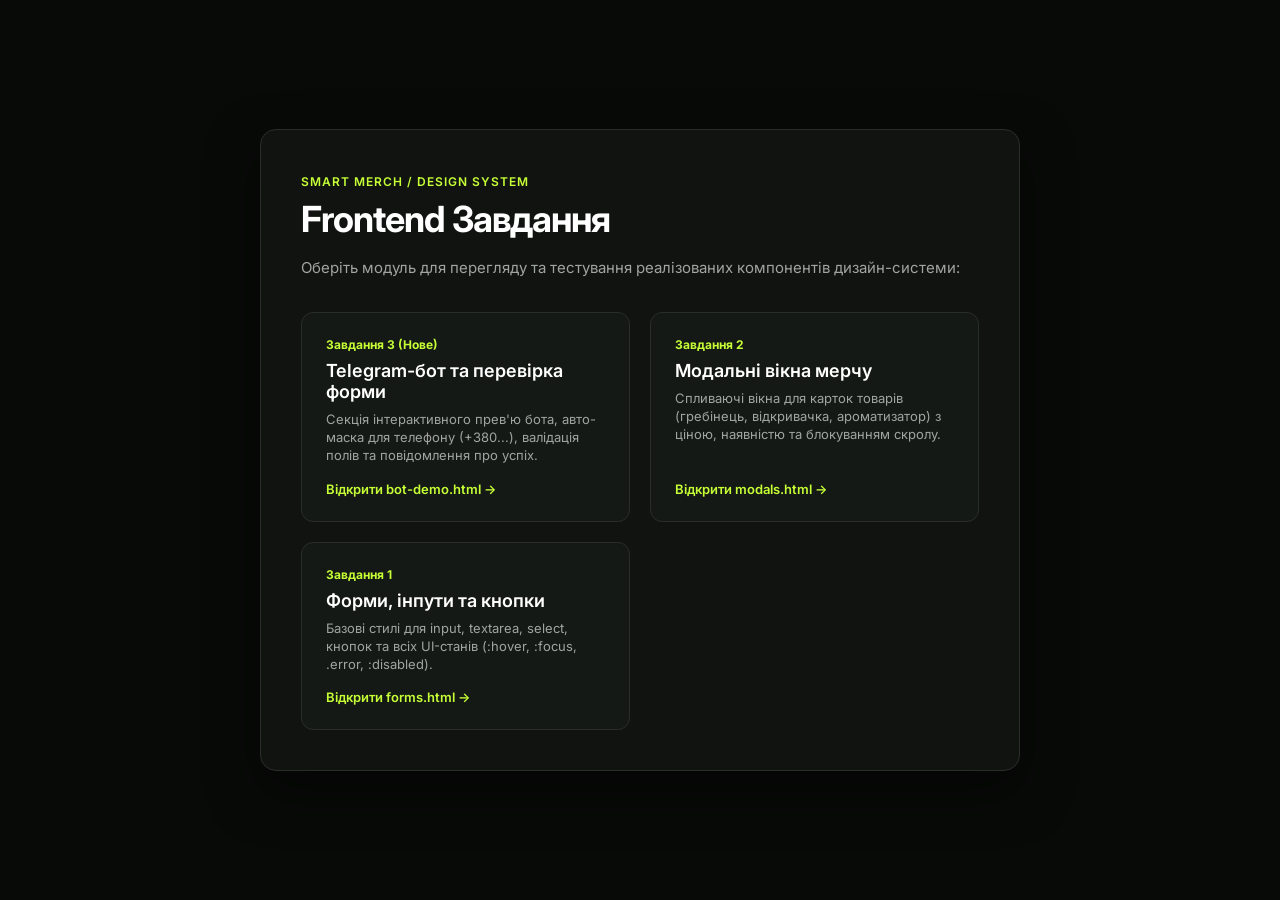
<file: index.html>
<!DOCTYPE html>
<html lang="uk">
<head>
  <meta charset="UTF-8">
  <meta name="viewport" content="width=device-width, initial-scale=1.0">
  <title>SMART MERCH — Головна навігація проєкту</title>
  <link rel="preconnect" href="https://fonts.googleapis.com">
  <link rel="preconnect" href="https://fonts.gstatic.com" crossorigin>
  <link href="https://fonts.googleapis.com/css2?family=Inter:wght@400;500;600;700;800&display=swap" rel="stylesheet">
  <link rel="stylesheet" href="src/styles/tokens.css">
  <style>
    *, *::before, *::after { box-sizing: border-box; }
    body {
      margin: 0;
      padding: 0;
      background-color: var(--color-bg-primary, #080A08);
      color: var(--color-text-primary, #FFFFFF);
      font-family: var(--font-family, 'Inter', sans-serif);
      display: flex;
      align-items: center;
      justify-content: center;
      min-height: 100vh;
      padding: 24px;
    }
    .hub-card {
      max-width: 760px;
      width: 100%;
      background: var(--color-bg-secondary, #101310);
      border: 1px solid var(--color-border, #292E29);
      border-radius: var(--radius-lg, 16px);
      padding: 40px;
      box-shadow: 0 20px 50px rgba(0,0,0,0.5);
    }
    .badge {
      display: inline-block;
      font-size: 12px;
      font-weight: 600;
      letter-spacing: 1px;
      text-transform: uppercase;
      color: var(--color-accent, #C6FF36);
      margin-bottom: 8px;
    }
    h1 {
      font-size: clamp(28px, 4vw, 36px);
      font-weight: 700;
      letter-spacing: -1px;
      margin: 0 0 12px;
    }
    p {
      color: var(--color-text-secondary, #A0A5A0);
      font-size: 15px;
      line-height: 1.6;
      margin-bottom: 32px;
    }
    .nav-grid {
      display: grid;
      grid-template-columns: repeat(auto-fit, minmax(280px, 1fr));
      gap: 20px;
    }
    .nav-item {
      display: flex;
      flex-direction: column;
      background: var(--color-card, #151915);
      border: 1px solid var(--color-border, #292E29);
      border-radius: var(--radius-md, 12px);
      padding: 24px;
      text-decoration: none;
      color: inherit;
      transition: all var(--transition-normal, 200ms ease);
    }
    .nav-item:hover {
      border-color: var(--color-accent, #C6FF36);
      transform: translateY(-3px);
      box-shadow: 0 10px 24px rgba(0,0,0,0.4), 0 0 0 1px var(--color-accent, #C6FF36);
    }
    .nav-num {
      font-size: 12px;
      font-weight: 700;
      color: var(--color-accent, #C6FF36);
      margin-bottom: 8px;
    }
    .nav-title {
      font-size: 18px;
      font-weight: 600;
      margin: 0 0 8px;
      color: var(--color-text-primary, #FFFFFF);
    }
    .nav-desc {
      font-size: 13px;
      color: var(--color-text-secondary, #A0A5A0);
      margin: 0 0 16px;
      line-height: 1.4;
      flex-grow: 1;
    }
    .nav-cta {
      display: inline-flex;
      align-items: center;
      gap: 6px;
      font-size: 13px;
      font-weight: 600;
      color: var(--color-accent, #C6FF36);
    }
  </style>
</head>
<body>
  <div class="hub-card">
    <span class="badge">SMART MERCH / Design System</span>
    <h1>Frontend Завдання</h1>
    <p>
      Оберіть модуль для перегляду та тестування реалізованих компонентів дизайн-системи:
    </p>

    <div class="nav-grid">
      <!-- Бот і валідація форми (Нове) -->
      <a href="bot-demo.html" class="nav-item">
        <span class="nav-num">Завдання 3 (Нове)</span>
        <h2 class="nav-title">Telegram-бот та перевірка форми</h2>
        <p class="nav-desc">
          Секція інтерактивного прев'ю бота, авто-маска для телефону (+380...), валідація полів та повідомлення про успіх.
        </p>
        <span class="nav-cta">Відкрити bot-demo.html →</span>
      </a>

      <!-- Модальні вікна -->
      <a href="modals.html" class="nav-item">
        <span class="nav-num">Завдання 2</span>
        <h2 class="nav-title">Модальні вікна мерчу</h2>
        <p class="nav-desc">
          Спливаючі вікна для карток товарів (гребінець, відкривачка, ароматизатор) з ціною, наявністю та блокуванням скролу.
        </p>
        <span class="nav-cta">Відкрити modals.html →</span>
      </a>

      <!-- Форми та кнопки -->
      <a href="forms.html" class="nav-item">
        <span class="nav-num">Завдання 1</span>
        <h2 class="nav-title">Форми, інпути та кнопки</h2>
        <p class="nav-desc">
          Базові стилі для input, textarea, select, кнопок та всіх UI-станів (:hover, :focus, .error, :disabled).
        </p>
        <span class="nav-cta">Відкрити forms.html →</span>
      </a>
    </div>
  </div>
</body>
</html>
</file>
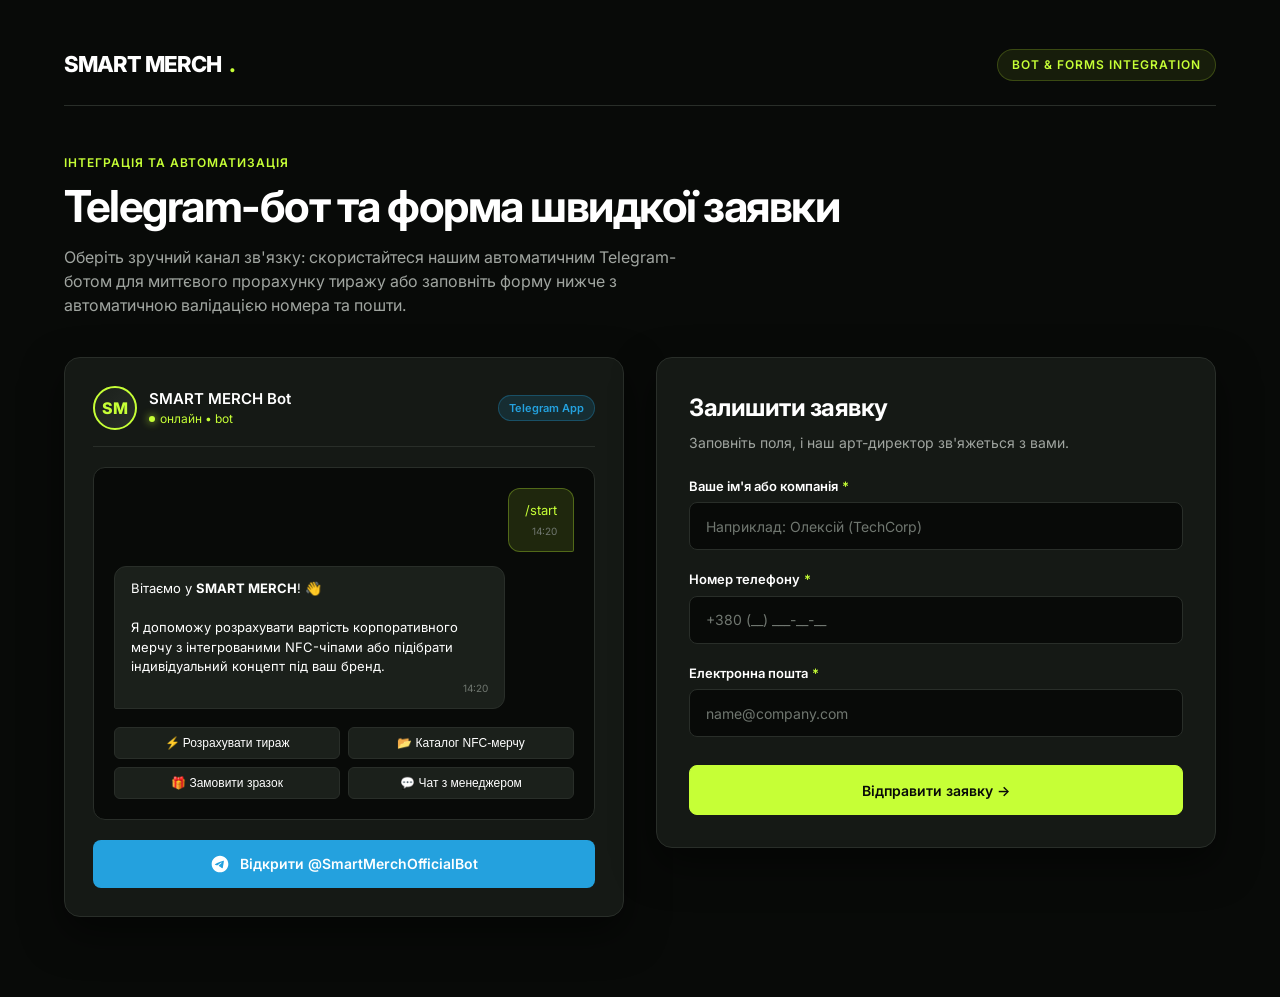
<file: bot-demo.html>
<!DOCTYPE html>
<html lang="uk">
<head>
  <meta charset="UTF-8">
  <meta name="viewport" content="width=device-width, initial-scale=1.0">
  <title>SMART MERCH — Демонстрація Telegram-бота та перевірка форми</title>

  <!-- Шрифт Inter з Google Fonts -->
  <link rel="preconnect" href="https://fonts.googleapis.com">
  <link rel="preconnect" href="https://fonts.gstatic.com" crossorigin>
  <link href="https://fonts.googleapis.com/css2?family=Inter:wght@400;500;600;700;800&display=swap" rel="stylesheet">

  <!-- Стилі дизайн-системи та сторінки -->
  <link rel="stylesheet" href="src/styles/tokens.css">
  <link rel="stylesheet" href="bot-demo.css">
</head>
<body>

  <div class="page-wrapper">
    
    <!-- Шапка сайту -->
    <header class="site-header">
      <a href="index.html" class="brand-logo">
        SMART MERCH<span>.</span>
      </a>
      <span class="header-tag">Bot & Forms Integration</span>
    </header>

    <!-- Заголовок сторінки -->
    <section class="hero-header">
      <div class="hero-rubric">Інтеграція та автоматизація</div>
      <h1 class="hero-title">Telegram-бот та форма швидкої заявки</h1>
      <p class="hero-desc">
        Оберіть зручний канал зв'язку: скористайтеся нашим автоматичним Telegram-ботом для миттєвого прорахунку 
        тиражу або заповніть форму нижче з автоматичною валідацією номера та пошти.
      </p>
    </section>

    <!-- Двоколонковий блок: Бот + Форма -->
    <div class="bot-demo-layout">

      <!-- ====================================================================
           1. СЕКЦІЯ ДЕМОНСТРАЦІЇ TELEGRAM-БОТА
           ==================================================================== -->
      <section class="bot-showcase-card" aria-label="Демонстрація Telegram-бота">
        
        <!-- Шапка профілю бота -->
        <div class="bot-showcase-header">
          <div class="bot-profile">
            <div class="bot-avatar">SM</div>
            <div>
              <h2 class="bot-meta-title">SMART MERCH Bot</h2>
              <span class="bot-meta-status">онлайн • bot</span>
            </div>
          </div>
          <span class="tg-badge">Telegram App</span>
        </div>

        <!-- Імітація діалогу в чаті -->
        <div class="bot-chat-window" id="botChat">
          
          <!-- Повідомлення від користувача -->
          <div class="chat-bubble chat-bubble--user">
            /start
            <span class="chat-bubble-time">14:20</span>
          </div>

          <!-- Повідомлення від бота -->
          <div class="chat-bubble chat-bubble--bot">
            Вітаємо у <strong>SMART MERCH</strong>! 👋<br><br>
            Я допоможу розрахувати вартість корпоративного мерчу з інтегрованими NFC-чіпами або підібрати індивідуальний концепт під ваш бренд.
            <span class="chat-bubble-time">14:20</span>
          </div>

          <!-- Інтерактивні кнопки меню бота -->
          <div class="bot-reply-markup">
            <button type="button" class="bot-inline-btn" data-chat-action="calc">⚡ Розрахувати тираж</button>
            <button type="button" class="bot-inline-btn" data-chat-action="catalog">📂 Каталог NFC-мерчу</button>
            <button type="button" class="bot-inline-btn" data-chat-action="sample">🎁 Замовити зразок</button>
            <button type="button" class="bot-inline-btn" data-chat-action="manager">💬 Чат з менеджером</button>
          </div>

        </div>

        <!-- Кнопка переходу у конкретний Telegram-бот бренду -->
        <a href="https://t.me/SmartMerchOfficialBot" target="_blank" rel="noopener noreferrer" class="tg-channel-btn">
          <svg width="20" height="20" viewBox="0 0 24 24" fill="currentColor">
            <path d="M12 2C6.48 2 2 6.48 2 12s4.48 10 10 10 10-4.48 10-10S17.52 2 12 2zm4.64 6.8c-.15 1.58-.8 5.42-1.13 7.19-.14.75-.42 1-.68 1.03-.58.05-1.02-.38-1.58-.75-.88-.58-1.38-.94-2.23-1.5-.99-.65-.35-1.01.22-1.59.15-.15 2.71-2.48 2.76-2.69a.2.2 0 00-.05-.18c-.06-.05-.14-.03-.21-.02-.09.02-1.49.95-4.22 2.79-.4.27-.76.41-1.08.4-.36-.01-1.04-.2-1.55-.37-.63-.2-1.12-.31-1.08-.66.02-.18.27-.36.74-.55 2.92-1.27 4.86-2.11 5.83-2.51 2.78-1.16 3.35-1.36 3.73-1.36.08 0 .27.02.39.12.1.08.13.19.14.27-.01.06.01.24 0 .38z"/>
          </svg>
          Відкрити @SmartMerchOfficialBot
        </a>

      </section>

      <!-- ====================================================================
           2. СЕКЦІЯ ФОРМИ ЗАЯВКИ З ПЕРЕВІРКОЮ ТА МАСКОЮ ТЕЛЕФОНУ
           ==================================================================== -->
      <section class="form-card" aria-label="Форма замовлення концепту">
        
        <div class="form-header">
          <h2 class="form-card-title">Залишити заявку</h2>
          <p class="form-card-subtitle">Заповніть поля, і наш арт-директор зв'яжеться з вами.</p>
        </div>

        <!-- Повідомлення про успішне відправлення (role=status для скрінрідерів) -->
        <div id="formSuccessBanner" class="form-success-banner" role="status" aria-live="polite">
          <div class="success-icon-badge">✓</div>
          <h3 class="success-title">Заявку успішно відправлено!</h3>
          <p class="success-text">
            <strong>Демо-режим:</strong> Дані форми пройшли успішну валідацію. В робочому середовищі вони будуть надіслані на сервер або передані в Telegram-бот.
          </p>
          <button type="button" id="resetFormBtn" class="reset-form-btn">
            Заповнити форму повторно
          </button>
        </div>

        <!-- Сама форма -->
        <form id="orderForm" novalidate>
          
          <!-- Ім'я -->
          <div class="form-field">
            <label for="userName" class="form-label">
              Ваше ім'я або компанія <span class="form-required">*</span>
            </label>
            <input 
              type="text" 
              id="userName" 
              name="name" 
              class="form-input" 
              placeholder="Наприклад: Олексій (TechCorp)"
              autocomplete="name"
              aria-required="true"
              aria-invalid="false"
              aria-describedby="nameError"
            >
            <span class="form-error-msg" id="nameError" role="alert">Будь ласка, вкажіть ваше ім'я</span>
          </div>

          <!-- Телефон з автоматичною маскою +380 -->
          <div class="form-field">
            <label for="userPhone" class="form-label">
              Номер телефону <span class="form-required">*</span>
            </label>
            <input 
              type="tel" 
              id="userPhone" 
              name="phone" 
              class="form-input" 
              placeholder="+380 (__) ___-__-__" 
              autocomplete="tel"
              aria-required="true"
              aria-invalid="false"
              aria-describedby="phoneError"
            >
            <span class="form-error-msg" id="phoneError" role="alert">Введіть повний номер телефону у форматі +380...</span>
          </div>

          <!-- Електронна пошта -->
          <div class="form-field">
            <label for="userEmail" class="form-label">
              Електронна пошта <span class="form-required">*</span>
            </label>
            <input 
              type="email" 
              id="userEmail" 
              name="email" 
              class="form-input" 
              placeholder="name@company.com" 
              autocomplete="email"
              aria-required="true"
              aria-invalid="false"
              aria-describedby="emailError"
            >
            <span class="form-error-msg" id="emailError" role="alert">Введіть коректну адресу пошти (наприклад: name@mail.com)</span>
          </div>

          <!-- Кнопка відправки -->
          <button type="submit" id="submitBtn" class="form-submit-btn">
            Відправити заявку →
          </button>

        </form>

      </section>

    </div>

  </div>

  <!-- ==========================================================================
       ЛОГІКА ВАЛІДАЦІЇ ТА АВТОМАТИЧНОЇ МАСКИ ТЕЛЕФОНУ
       ========================================================================== -->
  <script>
    (function() {
      'use strict';

      const form = document.getElementById('orderForm');
      const nameInput = document.getElementById('userName');
      const phoneInput = document.getElementById('userPhone');
      const emailInput = document.getElementById('userEmail');
      const successBanner = document.getElementById('formSuccessBanner');
      const resetBtn = document.getElementById('resetFormBtn');

      // ------------------------------------------------------------------------
      // 1. АВТОМАТИЧНА МАСКА НОМЕРА ТЕЛЕФОНУ (+380 (XX) XXX-XX-XX)
      // ------------------------------------------------------------------------
      function formatUkrainianPhone(rawValue) {
        if (!rawValue) return '';

        // Очищаємо все, крім цифр
        let digits = rawValue.replace(/\D/g, '');
        if (!digits) return '';

        // Обробка початку номера:
        // Якщо ввели/вставили з 0 (наприклад, 0501234567) -> робимо 380501234567
        if (digits.startsWith('0')) {
          digits = '38' + digits;
        } else if (digits.startsWith('80')) {
          digits = '3' + digits;
        } else if (!digits.startsWith('380')) {
          // Якщо починають вводити одразу з коду оператора (наприклад, 50...)
          digits = '380' + digits;
        }

        // Обмежуємо 12 цифрами (код країни 380 + 9 цифр номера)
        digits = digits.substring(0, 12);

        // Форматуємо за маскою: +380 (XX) XXX-XX-XX
        let res = '+380';
        if (digits.length > 3) {
          res += ' (' + digits.substring(3, 5);
        }
        if (digits.length >= 5) {
          res += ') ' + digits.substring(5, 8);
        }
        if (digits.length >= 8) {
          res += '-' + digits.substring(8, 10);
        }
        if (digits.length >= 10) {
          res += '-' + digits.substring(10, 12);
        }

        return res;
      }

      phoneInput.addEventListener('input', function() {
        if (!this.value.trim()) {
          clearError(this);
          return;
        }
        this.value = formatUkrainianPhone(this.value);
        clearError(this);
      });

      // Спеціальний обробник вставки повного номера з буфера обміну
      phoneInput.addEventListener('paste', function(e) {
        e.preventDefault();
        const pastedText = (e.clipboardData || window.clipboardData).getData('text');
        this.value = formatUkrainianPhone(pastedText);
        clearError(this);
      });

      // ------------------------------------------------------------------------
      // 2. ВАЛІДАЦІЯ ПОЛІВ ТА A11Y (aria-invalid)
      // ------------------------------------------------------------------------
      function showError(inputElement) {
        inputElement.classList.add('has-error');
        inputElement.setAttribute('aria-invalid', 'true');
      }

      function clearError(inputElement) {
        inputElement.classList.remove('has-error');
        inputElement.setAttribute('aria-invalid', 'false');
      }

      function validateName() {
        const val = nameInput.value.trim();
        if (val.length < 2) {
          showError(nameInput);
          return false;
        }
        clearError(nameInput);
        return true;
      }

      function validatePhone() {
        const digits = phoneInput.value.replace(/\D/g, '');
        // Український номер має містити рівно 12 цифр (380XXXXXXXXX)
        if (digits.length !== 12) {
          showError(phoneInput);
          return false;
        }
        clearError(phoneInput);
        return true;
      }

      function validateEmail() {
        const val = emailInput.value.trim();
        // Перевірка формату email: щось @ щось . щось
        const emailRegex = /^[^\s@]+@[^\s@]+\.[^\s@]{2,}$/;
        if (!emailRegex.test(val)) {
          showError(emailInput);
          return false;
        }
        clearError(emailInput);
        return true;
      }

      // Очищення помилок під час введення
      nameInput.addEventListener('input', () => clearError(nameInput));
      emailInput.addEventListener('input', () => clearError(emailInput));

      // ------------------------------------------------------------------------
      // 3. ВІДПРАВКА ФОРМИ ТА ВИВІД ПОВІДОМЛЕННЯ
      // ------------------------------------------------------------------------
      form.addEventListener('submit', function(e) {
        e.preventDefault();

        const isNameValid = validateName();
        const isPhoneValid = validatePhone();
        const isEmailValid = validateEmail();

        // Якщо хоча б одне поле невалідне — блокуємо відправку
        if (!isNameValid || !isPhoneValid || !isEmailValid) {
          return;
        }

        // Успішна валідація: ховаємо форму та показуємо повідомлення
        form.style.display = 'none';
        successBanner.classList.add('is-shown');
      });

      // Кнопка «Надіслати ще одну заявку»
      resetBtn.addEventListener('click', function() {
        form.reset();
        clearError(nameInput);
        clearError(phoneInput);
        clearError(emailInput);
        successBanner.classList.remove('is-shown');
        form.style.display = '';
        nameInput.focus();
      });

      // ------------------------------------------------------------------------
      // 4. ДЕМОНСТРАЦІЯ КНОПОК TELEGRAM-БОТА
      // ------------------------------------------------------------------------
      const chatWindow = document.getElementById('botChat');
      const inlineBtns = document.querySelectorAll('[data-chat-action]');

      inlineBtns.forEach(btn => {
        btn.addEventListener('click', function() {
          const actionText = this.textContent;
          
          // Додаємо повідомлення користувача в чат
          const userBubble = document.createElement('div');
          userBubble.className = 'chat-bubble chat-bubble--user';
          userBubble.innerHTML = `${actionText} <span class="chat-bubble-time">${new Date().toLocaleTimeString([], {hour: '2-digit', minute:'2-digit'})}</span>`;
          chatWindow.appendChild(userBubble);

          // Відповідь бота через 400мс
          setTimeout(() => {
            const botBubble = document.createElement('div');
            botBubble.className = 'chat-bubble chat-bubble--bot';
            
            let reply = 'Запит прийнято! Наш менеджер вже готує прорахунок.';
            if (this.dataset.chatAction === 'catalog') {
              reply = 'Ось наш повний каталог зразків: сталеві брелоки, гребінці з QR та ароматизатори.';
            } else if (this.dataset.chatAction === 'sample') {
              reply = 'Для отримання безкоштовного тестового зразка заповніть форму поруч 👉';
            }

            botBubble.innerHTML = `${reply} <span class="chat-bubble-time">${new Date().toLocaleTimeString([], {hour: '2-digit', minute:'2-digit'})}</span>`;
            chatWindow.appendChild(botBubble);
            chatWindow.scrollTop = chatWindow.scrollHeight;
          }, 400);
        });
      });

    })();
  </script>

</body>
</html>
</file>
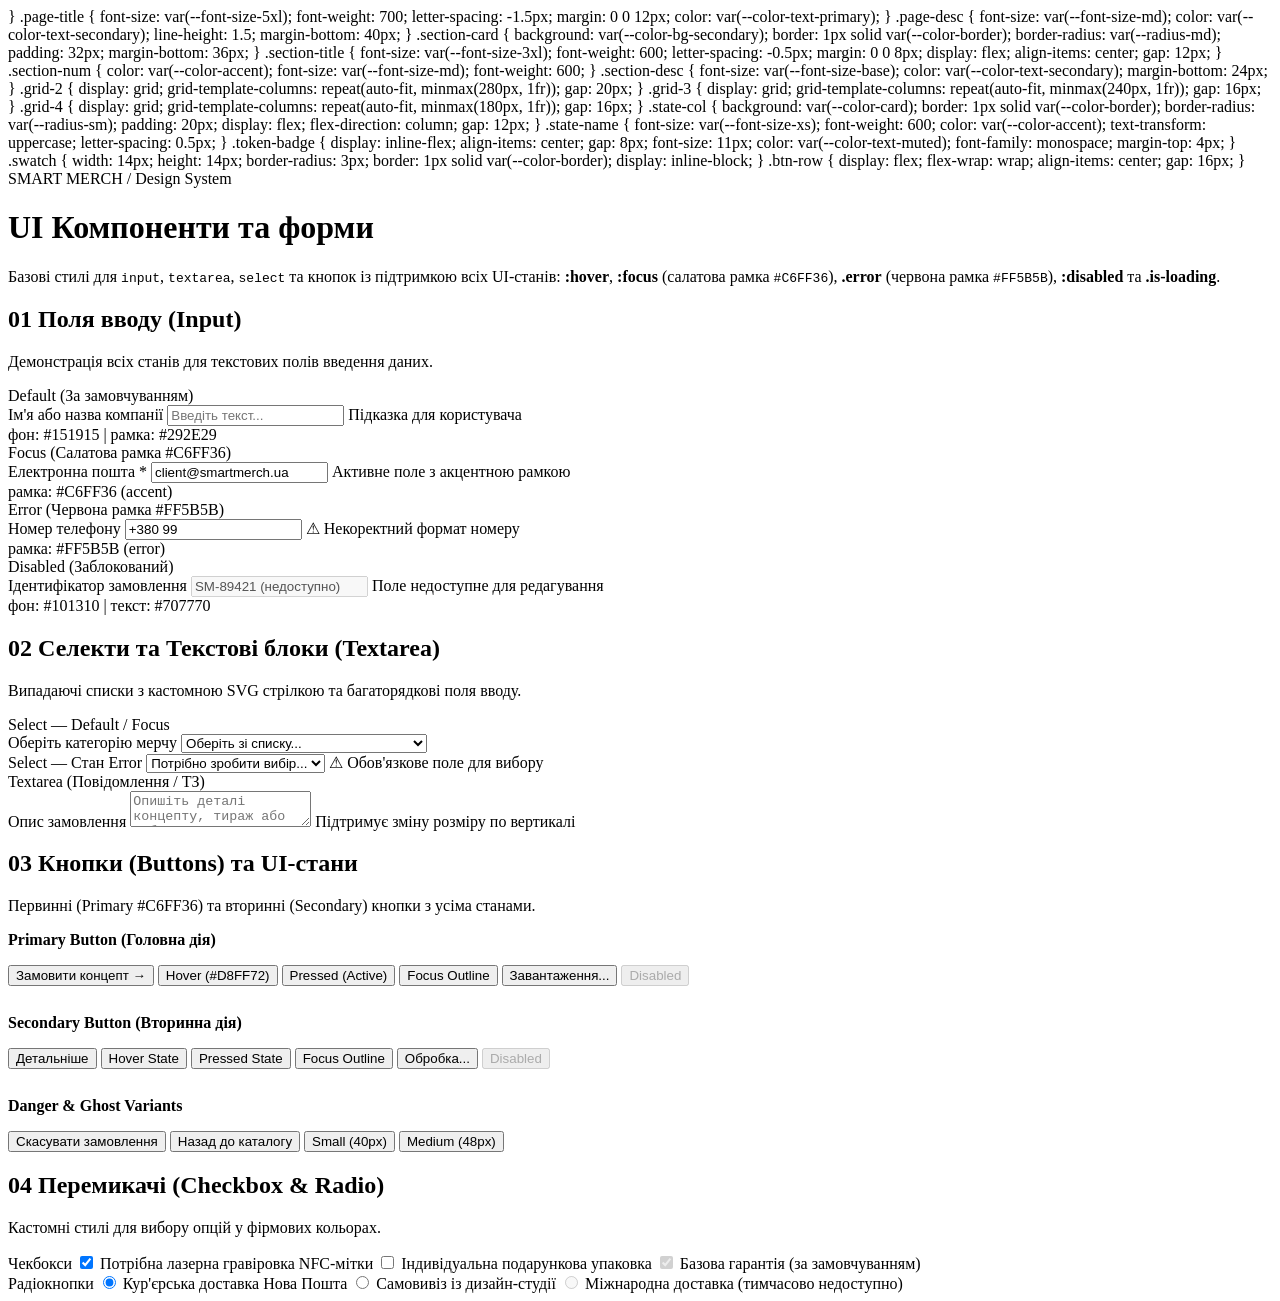
<file: daniil_gey.html>
}
    .page-title {
      font-size: var(--font-size-5xl);
      font-weight: 700;
      letter-spacing: -1.5px;
      margin: 0 0 12px;
      color: var(--color-text-primary);
    }
    .page-desc {
      font-size: var(--font-size-md);
      color: var(--color-text-secondary);
      line-height: 1.5;
      margin-bottom: 40px;
    }
    .section-card {
      background: var(--color-bg-secondary);
      border: 1px solid var(--color-border);
      border-radius: var(--radius-md);
      padding: 32px;
      margin-bottom: 36px;
    }
    .section-title {
      font-size: var(--font-size-3xl);
      font-weight: 600;
      letter-spacing: -0.5px;
      margin: 0 0 8px;
      display: flex;
      align-items: center;
      gap: 12px;
    }
    .section-num {
      color: var(--color-accent);
      font-size: var(--font-size-md);
      font-weight: 600;
    }
    .section-desc {
      font-size: var(--font-size-base);
      color: var(--color-text-secondary);
      margin-bottom: 24px;
    }
    .grid-2 {
      display: grid;
      grid-template-columns: repeat(auto-fit, minmax(280px, 1fr));
      gap: 20px;
    }
    .grid-3 {
      display: grid;
      grid-template-columns: repeat(auto-fit, minmax(240px, 1fr));
      gap: 16px;
    }
    .grid-4 {
      display: grid;
      grid-template-columns: repeat(auto-fit, minmax(180px, 1fr));
      gap: 16px;
    }
    .state-col {
      background: var(--color-card);
      border: 1px solid var(--color-border);
      border-radius: var(--radius-sm);
      padding: 20px;
      display: flex;
      flex-direction: column;
      gap: 12px;
    }
    .state-name {
      font-size: var(--font-size-xs);
      font-weight: 600;
      color: var(--color-accent);
      text-transform: uppercase;
      letter-spacing: 0.5px;
    }
    .token-badge {
      display: inline-flex;
      align-items: center;
      gap: 8px;
      font-size: 11px;
      color: var(--color-text-muted);
      font-family: monospace;
      margin-top: 4px;
    }
    .swatch {
      width: 14px;
      height: 14px;
      border-radius: 3px;
      border: 1px solid var(--color-border);
      display: inline-block;
    }
    .btn-row {
      display: flex;
      flex-wrap: wrap;
      align-items: center;
      gap: 16px;
    }
  </style>
</head>
<body>
  <div class="container">
    <span class="header-badge">SMART MERCH / Design System</span>
    <h1 class="page-title">UI Компоненти та форми</h1>
    <p class="page-desc">
      Базові стилі для <code>input</code>, <code>textarea</code>, <code>select</code> та кнопок із підтримкою всіх UI-станів: 
      <strong>:hover</strong>, <strong>:focus</strong> (салатова рамка <code>#C6FF36</code>), <strong>.error</strong> (червона рамка <code>#FF5B5B</code>), <strong>:disabled</strong> та <strong>.is-loading</strong>.
    </p>

    <!-- 01. ПОЛЯ ВВОДУ (INPUT) -->
    <div class="section-card">
      <h2 class="section-title"><span class="section-num">01</span> Поля вводу (Input)</h2>
      <p class="section-desc">Демонстрація всіх станів для текстових полів введення даних.</p>

      <div class="grid-2">
        <!-- Default -->
        <div class="state-col">
          <span class="state-name">Default (За замовчуванням)</span>
          <div class="form-group">
            <label class="form-label" for="inp-default">Ім'я або назва компанії</label>
            <input type="text" id="inp-default" placeholder="Введіть текст...">
            <span class="form-hint">Підказка для користувача</span>
          </div>
          <span class="token-badge"><span class="swatch" style="background:#151915;"></span> фон: #151915 | рамка: #292E29</span>
        </div>

        <!-- Focus -->
        <div class="state-col">
          <span class="state-name">Focus (Салатова рамка #C6FF36)</span>
          <div class="form-group">
            <label class="form-label" for="inp-focus">Електронна пошта <span class="form-label-required">*</span></label>
            <input type="email" id="inp-focus" class="focus" value="client@smartmerch.ua">
            <span class="form-hint">Активне поле з акцентною рамкою</span>
          </div>
          <span class="token-badge"><span class="swatch" style="background:#C6FF36;"></span> рамка: #C6FF36 (accent)</span>
        </div>

        <!-- Error -->
        <div class="state-col">
          <span class="state-name">Error (Червона рамка #FF5B5B)</span>
          <div class="form-group">
            <label class="form-label" for="inp-error">Номер телефону</label>
            <input type="tel" id="inp-error" class="error" value="+380 99">
            <span class="form-error">⚠ Некоректний формат номеру</span>
          </div>
          <span class="token-badge"><span class="swatch" style="background:#FF5B5B;"></span> рамка: #FF5B5B (error)</span>
        </div>

        <!-- Disabled -->
        <div class="state-col">
          <span class="state-name">Disabled (Заблокований)</span>
          <div class="form-group">
            <label class="form-label" for="inp-disabled">Ідентифікатор замовлення</label>
            <input type="text" id="inp-disabled" disabled value="SM-89421 (недоступно)">
            <span class="form-hint">Поле недоступне для редагування</span>
          </div>
          <span class="token-badge"><span class="swatch" style="background:#101310;"></span> фон: #101310 | текст: #707770</span>
        </div>
      </div>
    </div>

    <!-- 02. СЕЛЕКТ ТА ТЕКСТОВИЙ БЛОК -->
    <div class="section-card">
      <h2 class="section-title"><span class="section-num">02</span> Селекти та Текстові блоки (Textarea)</h2>
      <p class="section-desc">Випадаючі списки з кастомною SVG стрілкою та багаторядкові поля вводу.</p>

      <div class="grid-2">
        <div class="state-col">
          <span class="state-name">Select — Default / Focus</span>
          <div class="form-group">
            <label class="form-label" for="sel-default">Оберіть категорію мерчу</label>
            <select id="sel-default">
              <option value="">Оберіть зі списку...</option>
              <option value="keychain">NFC Брелок з відкривачкою</option>
              <option value="comb">Сталевий гребінець із лазерним QR</option>
              <option value="freshener">Автомобільний ароматизатор</option>
            </select>
          </div>

          <div class="form-group">
            <label class="form-label" for="sel-error">Select — Стан Error</label>
            <select id="sel-error" class="error">
              <option value="">Потрібно зробити вибір...</option>
              <option value="1">Варіант 1</option>
            </select>
            <span class="form-error">⚠ Обов'язкове поле для вибору</span>
          </div>
        </div>

        <div class="state-col">
          <span class="state-name">Textarea (Повідомлення / ТЗ)</span>
          <div class="form-group">
            <label class="form-label" for="txt-area">Опис замовлення</label>
            <textarea id="txt-area" placeholder="Опишіть деталі концепту, тираж або побажання щодо матеріалів..."></textarea>
            <span class="form-hint">Підтримує зміну розміру по вертикалі</span>
          </div>
        </div>
      </div>
    </div>

    <!-- 03. КНОПКИ (BUTTONS) -->
    <div class="section-card">
      <h2 class="section-title"><span class="section-num">03</span> Кнопки (Buttons) та UI-стани</h2>
      <p class="section-desc">Первинні (Primary #C6FF36) та вторинні (Secondary) кнопки з усіма станами.</p>

      <div style="display: flex; flex-direction: column; gap: 28px;">
        <!-- Primary Buttons -->
        <div>
          <h3 style="font-size: var(--font-size-lg); margin: 0 0 16px; color: var(--color-accent);">Primary Button (Головна дія)</h3>
          <div class="btn-row">
            <button type="button" class="btn btn-primary">
              Замовити концепт →
            </button>
            <button type="button" class="btn btn-primary hover">
              Hover (#D8FF72)
            </button>
            <button type="button" class="btn btn-primary active">
              Pressed (Active)
            </button>
            <button type="button" class="btn btn-primary focus">
              Focus Outline
            </button>
            <button type="button" class="btn btn-primary is-loading">
              Завантаження...
            </button>
            <button type="button" class="btn btn-primary" disabled>
              Disabled
            </button>
          </div>
        </div>

        <!-- Secondary Buttons -->
        <div>
          <h3 style="font-size: var(--font-size-lg); margin: 0 0 16px; color: var(--color-text-secondary);">Secondary Button (Вторинна дія)</h3>
          <div class="btn-row">
            <button type="button" class="btn btn-secondary">
              Детальніше
            </button>
            <button type="button" class="btn btn-secondary hover">
              Hover State
            </button>
            <button type="button" class="btn btn-secondary active">
              Pressed State
            </button>
            <button type="button" class="btn btn-secondary focus">
              Focus Outline
            </button>
            <button type="button" class="btn btn-secondary is-loading">
              Обробка...
            </button>
            <button type="button" class="btn btn-secondary" disabled>
              Disabled
            </button>
          </div>
        </div>

        <!-- Danger & Ghost Buttons -->
        <div>
          <h3 style="font-size: var(--font-size-lg); margin: 0 0 16px; color: var(--color-error);">Danger & Ghost Variants</h3>
          <div class="btn-row">
            <button type="button" class="btn btn-danger">
              Скасувати замовлення
            </button>
            <button type="button" class="btn btn-ghost">
              Назад до каталогу
            </button>
            <button type="button" class="btn btn-sm btn-primary">
              Small (40px)
            </button>
            <button type="button" class="btn btn-md btn-primary">
              Medium (48px)
            </button>
          </div>
        </div>
      </div>
    </div>

    <!-- 04. ЧЕКБОКСИ ТА РАДІОКНОПКИ -->
    <div class="section-card">
      <h2 class="section-title"><span class="section-num">04</span> Перемикачі (Checkbox & Radio)</h2>
      <p class="section-desc">Кастомні стилі для вибору опцій у фірмових кольорах.</p>
      
      <div class="grid-2">
        <div class="state-col">
          <span class="state-name">Чекбокси</span>
          <label class="form-check">
            <input type="checkbox" checked>
            Потрібна лазерна гравіровка NFC-мітки
          </label>
          <label class="form-check">
            <input type="checkbox">
            Індивідуальна подарункова упаковка
          </label>
          <label class="form-check">
            <input type="checkbox" disabled checked>
            Базова гарантія (за замовчуванням)
          </label>
        </div>

        <div class="state-col">
          <span class="state-name">Радіокнопки</span>
          <label class="form-check">
            <input type="radio" name="delivery" checked>
            Кур'єрська доставка Нова Пошта
          </label>
          <label class="form-check">
            <input type="radio" name="delivery">
            Самовивіз із дизайн-студії
          </label>
          <label class="form-check">
            <input type="radio" name="delivery" disabled>
            Міжнародна доставка (тимчасово недоступно)
          </label>
        </div>
      </div>
    </div>

  </div>
</body>
</html>
</file>
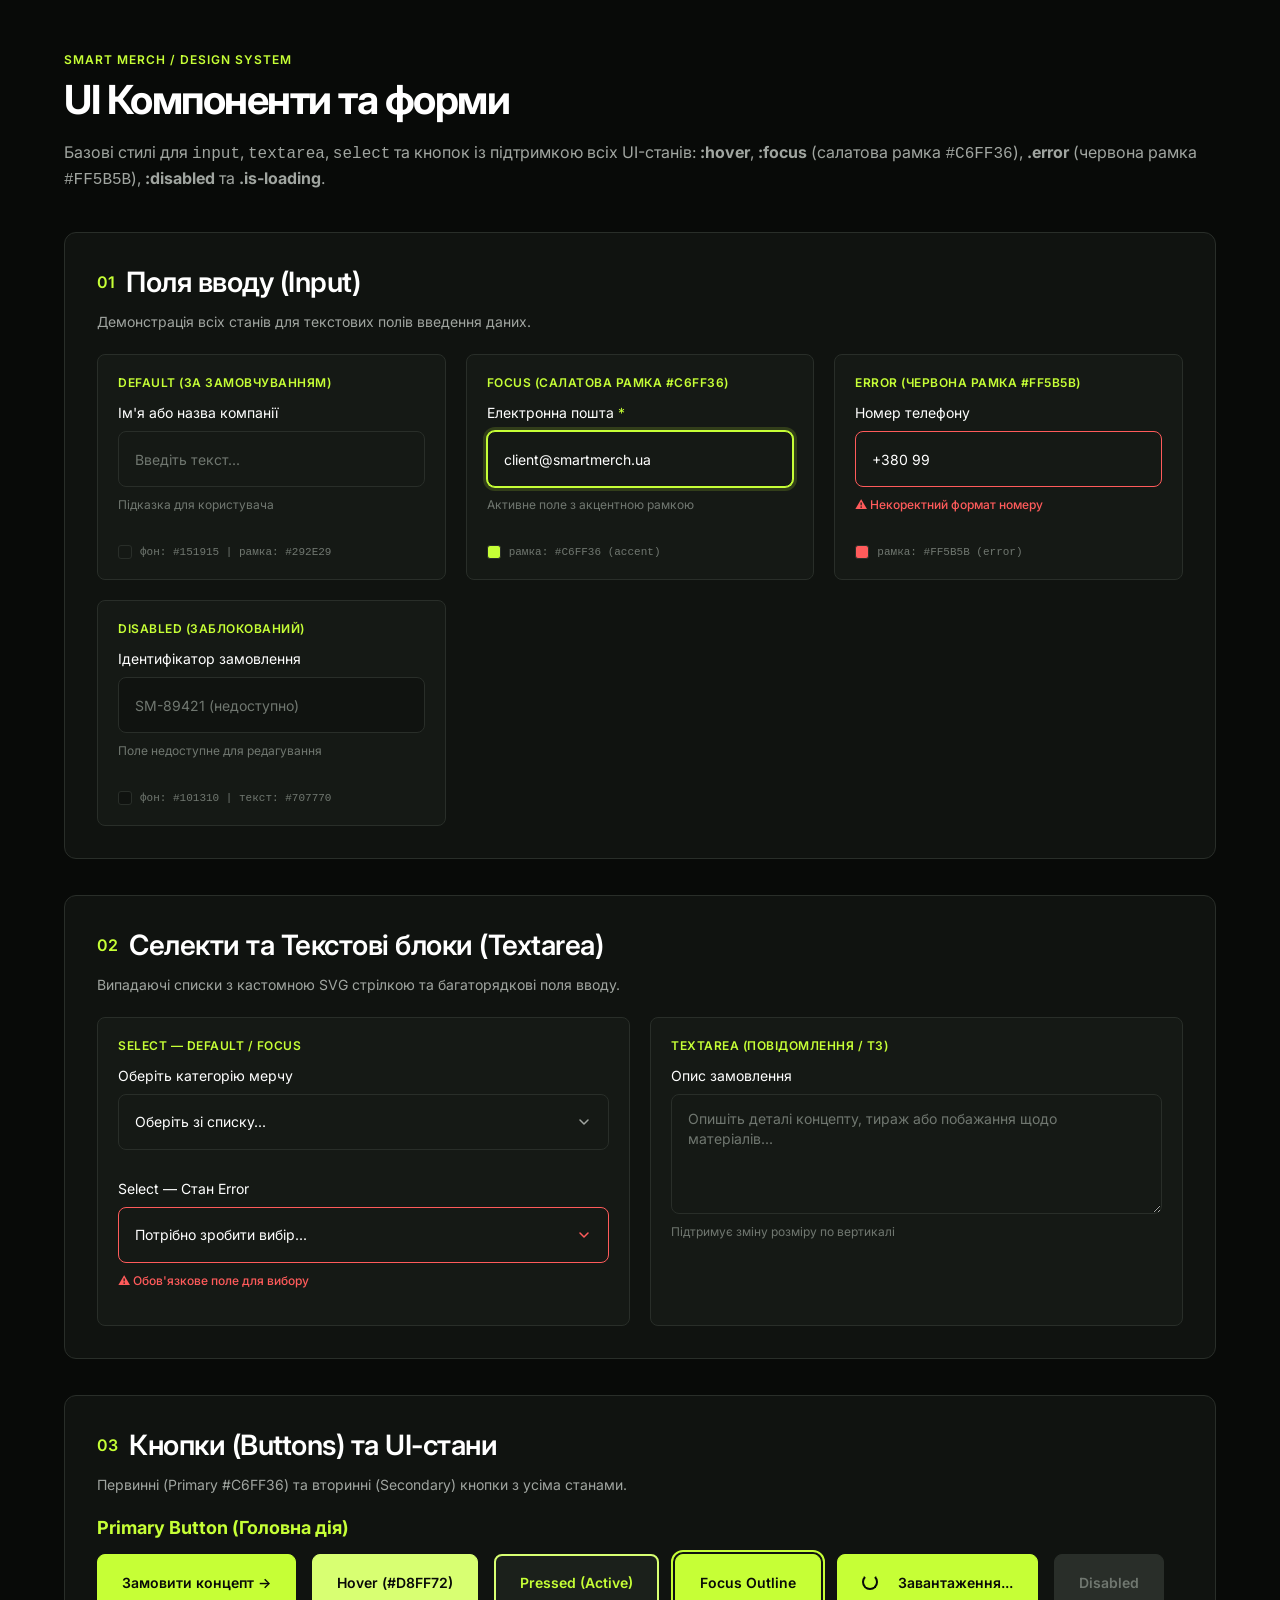
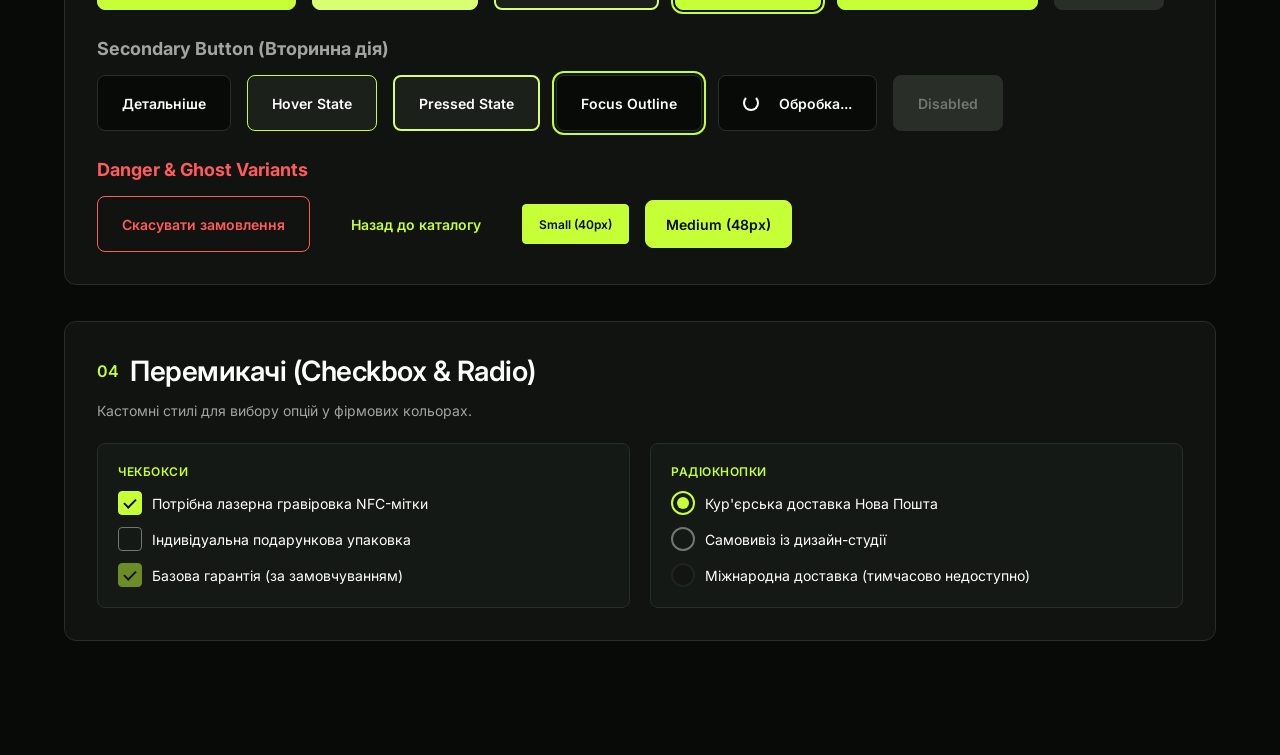
<file: forms.html>
<!DOCTYPE html>
<html lang="uk">
<head>
  <meta charset="UTF-8">
  <meta name="viewport" content="width=device-width, initial-scale=1.0">
  <title>SMART MERCH — Базові стилі інпутів, кнопок та UI-станів</title>
  <link rel="preconnect" href="https://fonts.googleapis.com">
  <link rel="preconnect" href="https://fonts.gstatic.com" crossorigin>
  <link href="https://fonts.googleapis.com/css2?family=Inter:wght@400;500;600;700;800&display=swap" rel="stylesheet">
  <!-- main.css сам підключає tokens.css та components/forms.css -->
  <link rel="stylesheet" href="src/styles/main.css">
  <style>
    .container {
      max-width: 1200px;
      margin: 0 auto;
      padding: 48px 24px 80px;
    }
    .header-badge {
      display: inline-block;
      font-size: var(--font-size-xs);
      font-weight: 600;
      letter-spacing: 1px;
      color: var(--color-accent);
      text-transform: uppercase;
      margin-bottom: 8px;
    }
    .page-title {
      font-size: var(--font-size-5xl);
      font-weight: 700;
      letter-spacing: -1.5px;
      margin: 0 0 12px;
      color: var(--color-text-primary);
    }
    .page-desc {
      font-size: var(--font-size-md);
      color: var(--color-text-secondary);
      line-height: 1.5;
      margin-bottom: 40px;
    }
    .section-card {
      background: var(--color-bg-secondary);
      border: 1px solid var(--color-border);
      border-radius: var(--radius-md);
      padding: 32px;
      margin-bottom: 36px;
    }
    .section-title {
      font-size: var(--font-size-3xl);
      font-weight: 600;
      letter-spacing: -0.5px;
      margin: 0 0 8px;
      display: flex;
      align-items: center;
      gap: 12px;
    }
    .section-num {
      color: var(--color-accent);
      font-size: var(--font-size-md);
      font-weight: 600;
    }
    .section-desc {
      font-size: var(--font-size-base);
      color: var(--color-text-secondary);
      margin-bottom: 24px;
    }
    .grid-2 {
      display: grid;
      grid-template-columns: repeat(auto-fit, minmax(280px, 1fr));
      gap: 20px;
    }
    .grid-3 {
      display: grid;
      grid-template-columns: repeat(auto-fit, minmax(240px, 1fr));
      gap: 16px;
    }
    .grid-4 {
      display: grid;
      grid-template-columns: repeat(auto-fit, minmax(180px, 1fr));
      gap: 16px;
    }
    .state-col {
      background: var(--color-card);
      border: 1px solid var(--color-border);
      border-radius: var(--radius-sm);
      padding: 20px;
      display: flex;
      flex-direction: column;
      gap: 12px;
    }
    .state-name {
      font-size: var(--font-size-xs);
      font-weight: 600;
      color: var(--color-accent);
      text-transform: uppercase;
      letter-spacing: 0.5px;
    }
    .token-badge {
      display: inline-flex;
      align-items: center;
      gap: 8px;
      font-size: 11px;
      color: var(--color-text-muted);
      font-family: monospace;
      margin-top: 4px;
    }
    .swatch {
      width: 14px;
      height: 14px;
      border-radius: 3px;
      border: 1px solid var(--color-border);
      display: inline-block;
    }
    .btn-row {
      display: flex;
      flex-wrap: wrap;
      align-items: center;
      gap: 16px;
    }
  </style>
</head>
<body>
  <div class="container">
    <span class="header-badge">SMART MERCH / Design System</span>
    <h1 class="page-title">UI Компоненти та форми</h1>
    <p class="page-desc">
      Базові стилі для <code>input</code>, <code>textarea</code>, <code>select</code> та кнопок із підтримкою всіх UI-станів: 
      <strong>:hover</strong>, <strong>:focus</strong> (салатова рамка <code>#C6FF36</code>), <strong>.error</strong> (червона рамка <code>#FF5B5B</code>), <strong>:disabled</strong> та <strong>.is-loading</strong>.
    </p>

    <!-- 01. ПОЛЯ ВВОДУ (INPUT) -->
    <div class="section-card">
      <h2 class="section-title"><span class="section-num">01</span> Поля вводу (Input)</h2>
      <p class="section-desc">Демонстрація всіх станів для текстових полів введення даних.</p>

      <div class="grid-2">
        <!-- Default -->
        <div class="state-col">
          <span class="state-name">Default (За замовчуванням)</span>
          <div class="form-group">
            <label class="form-label" for="inp-default">Ім'я або назва компанії</label>
            <input type="text" id="inp-default" placeholder="Введіть текст...">
            <span class="form-hint">Підказка для користувача</span>
          </div>
          <span class="token-badge"><span class="swatch" style="background:#151915;"></span> фон: #151915 | рамка: #292E29</span>
        </div>

        <!-- Focus -->
        <div class="state-col">
          <span class="state-name">Focus (Салатова рамка #C6FF36)</span>
          <div class="form-group">
            <label class="form-label" for="inp-focus">Електронна пошта <span class="form-label-required">*</span></label>
            <input type="email" id="inp-focus" class="focus" value="client@smartmerch.ua">
            <span class="form-hint">Активне поле з акцентною рамкою</span>
          </div>
          <span class="token-badge"><span class="swatch" style="background:#C6FF36;"></span> рамка: #C6FF36 (accent)</span>
        </div>

        <!-- Error -->
        <div class="state-col">
          <span class="state-name">Error (Червона рамка #FF5B5B)</span>
          <div class="form-group">
            <label class="form-label" for="inp-error">Номер телефону</label>
            <input type="tel" id="inp-error" class="error" value="+380 99">
            <span class="form-error">⚠ Некоректний формат номеру</span>
          </div>
          <span class="token-badge"><span class="swatch" style="background:#FF5B5B;"></span> рамка: #FF5B5B (error)</span>
        </div>

        <!-- Disabled -->
        <div class="state-col">
          <span class="state-name">Disabled (Заблокований)</span>
          <div class="form-group">
            <label class="form-label" for="inp-disabled">Ідентифікатор замовлення</label>
            <input type="text" id="inp-disabled" disabled value="SM-89421 (недоступно)">
            <span class="form-hint">Поле недоступне для редагування</span>
          </div>
          <span class="token-badge"><span class="swatch" style="background:#101310;"></span> фон: #101310 | текст: #707770</span>
        </div>
      </div>
    </div>

    <!-- 02. СЕЛЕКТ ТА ТЕКСТОВИЙ БЛОК -->
    <div class="section-card">
      <h2 class="section-title"><span class="section-num">02</span> Селекти та Текстові блоки (Textarea)</h2>
      <p class="section-desc">Випадаючі списки з кастомною SVG стрілкою та багаторядкові поля вводу.</p>

      <div class="grid-2">
        <div class="state-col">
          <span class="state-name">Select — Default / Focus</span>
          <div class="form-group">
            <label class="form-label" for="sel-default">Оберіть категорію мерчу</label>
            <select id="sel-default">
              <option value="">Оберіть зі списку...</option>
              <option value="keychain">NFC Брелок з відкривачкою</option>
              <option value="comb">Сталевий гребінець із лазерним QR</option>
              <option value="freshener">Автомобільний ароматизатор</option>
            </select>
          </div>

          <div class="form-group">
            <label class="form-label" for="sel-error">Select — Стан Error</label>
            <select id="sel-error" class="error">
              <option value="">Потрібно зробити вибір...</option>
              <option value="1">Варіант 1</option>
            </select>
            <span class="form-error">⚠ Обов'язкове поле для вибору</span>
          </div>
        </div>

        <div class="state-col">
          <span class="state-name">Textarea (Повідомлення / ТЗ)</span>
          <div class="form-group">
            <label class="form-label" for="txt-area">Опис замовлення</label>
            <textarea id="txt-area" placeholder="Опишіть деталі концепту, тираж або побажання щодо матеріалів..."></textarea>
            <span class="form-hint">Підтримує зміну розміру по вертикалі</span>
          </div>
        </div>
      </div>
    </div>

    <!-- 03. КНОПКИ (BUTTONS) -->
    <div class="section-card">
      <h2 class="section-title"><span class="section-num">03</span> Кнопки (Buttons) та UI-стани</h2>
      <p class="section-desc">Первинні (Primary #C6FF36) та вторинні (Secondary) кнопки з усіма станами.</p>

      <div style="display: flex; flex-direction: column; gap: 28px;">
        <!-- Primary Buttons -->
        <div>
          <h3 style="font-size: var(--font-size-lg); margin: 0 0 16px; color: var(--color-accent);">Primary Button (Головна дія)</h3>
          <div class="btn-row">
            <button type="button" class="btn btn-primary">
              Замовити концепт →
            </button>
            <button type="button" class="btn btn-primary hover">
              Hover (#D8FF72)
            </button>
            <button type="button" class="btn btn-primary active">
              Pressed (Active)
            </button>
            <button type="button" class="btn btn-primary focus">
              Focus Outline
            </button>
            <button type="button" class="btn btn-primary is-loading">
              Завантаження...
            </button>
            <button type="button" class="btn btn-primary" disabled>
              Disabled
            </button>
          </div>
        </div>

        <!-- Secondary Buttons -->
        <div>
          <h3 style="font-size: var(--font-size-lg); margin: 0 0 16px; color: var(--color-text-secondary);">Secondary Button (Вторинна дія)</h3>
          <div class="btn-row">
            <button type="button" class="btn btn-secondary">
              Детальніше
            </button>
            <button type="button" class="btn btn-secondary hover">
              Hover State
            </button>
            <button type="button" class="btn btn-secondary active">
              Pressed State
            </button>
            <button type="button" class="btn btn-secondary focus">
              Focus Outline
            </button>
            <button type="button" class="btn btn-secondary is-loading">
              Обробка...
            </button>
            <button type="button" class="btn btn-secondary" disabled>
              Disabled
            </button>
          </div>
        </div>

        <!-- Danger & Ghost Buttons -->
        <div>
          <h3 style="font-size: var(--font-size-lg); margin: 0 0 16px; color: var(--color-error);">Danger & Ghost Variants</h3>
          <div class="btn-row">
            <button type="button" class="btn btn-danger">
              Скасувати замовлення
            </button>
            <button type="button" class="btn btn-ghost">
              Назад до каталогу
            </button>
            <button type="button" class="btn btn-sm btn-primary">
              Small (40px)
            </button>
            <button type="button" class="btn btn-md btn-primary">
              Medium (48px)
            </button>
          </div>
        </div>
      </div>
    </div>

    <!-- 04. ЧЕКБОКСИ ТА РАДІОКНОПКИ -->
    <div class="section-card">
      <h2 class="section-title"><span class="section-num">04</span> Перемикачі (Checkbox & Radio)</h2>
      <p class="section-desc">Кастомні стилі для вибору опцій у фірмових кольорах.</p>
      
      <div class="grid-2">
        <div class="state-col">
          <span class="state-name">Чекбокси</span>
          <label class="form-check">
            <input type="checkbox" checked>
            Потрібна лазерна гравіровка NFC-мітки
          </label>
          <label class="form-check">
            <input type="checkbox">
            Індивідуальна подарункова упаковка
          </label>
          <label class="form-check">
            <input type="checkbox" disabled checked>
            Базова гарантія (за замовчуванням)
          </label>
        </div>

        <div class="state-col">
          <span class="state-name">Радіокнопки</span>
          <label class="form-check">
            <input type="radio" name="delivery" checked>
            Кур'єрська доставка Нова Пошта
          </label>
          <label class="form-check">
            <input type="radio" name="delivery">
            Самовивіз із дизайн-студії
          </label>
          <label class="form-check">
            <input type="radio" name="delivery" disabled>
            Міжнародна доставка (тимчасово недоступно)
          </label>
        </div>
      </div>
    </div>

  </div>
</body>
</html>
</file>
<file: src/styles/tokens.css>
/**
 * SMART MERCH — Design System Tokens
 * Tokens & Typography v1.0
 */

:root {
  /* ==========================================================================
     Кольори (Color Tokens)
     ========================================================================== */
  
  /* Backgrounds & Surfaces */
  --color-bg-primary: #080A08;          /* SMART MERCH / Background */
  --color-bg-secondary: #101310;        /* SMART MERCH / Background secondary */
  --color-card: #151915;                /* SMART MERCH / Card (фон інпутів та карток) */
  --color-card-bg: #151915;             /* Аліас для фону карток */
  --color-elevated: #1B201B;            /* SMART MERCH / Elevated */

  /* Borders */
  --color-border: #292E29;              /* SMART MERCH / Border */
  --color-border-hover: #707770;        /* Підсвітка рамки при наведенні */

  /* Typography Colors */
  --color-text-primary: #FFFFFF;        /* SMART MERCH / Text primary */
  --color-text-secondary: #A0A5A0;      /* SMART MERCH / Text secondary */
  --color-text-muted: #707770;          /* SMART MERCH / Text muted */

  /* Accent (Lime) */
  --color-accent: #C6FF36;              /* SMART MERCH / Accent */
  --color-accent-hover: #D8FF72;        /* SMART MERCH / Accent hover */
  --color-accent-active: #B2EC28;       /* Акцент активного натискання */
  --color-accent-glow: rgba(198, 255, 54, 0.16); /* Напівпрозорий салатовий фокус */

  /* Semantic Colors */
  --color-error: #FF5B5B;               /* SMART MERCH / Error */
  --color-error-hover: #FF7575;
  --color-error-glow: rgba(255, 91, 91, 0.16);   /* Напівпрозорий червоний фокус */
  --color-success: #73D98C;             /* SMART MERCH / Success */
  --color-success-glow: rgba(115, 217, 140, 0.16);

  /* ==========================================================================
     Шкала радіусів (Border Radius)
     ========================================================================== */
  --radius-xs: 4px;
  --radius-sm: 8px;                     /* Стандарт для інпутів та кнопок */
  --radius-md: 12px;                    /* Стандарт для карток та контейнерів */
  --radius-lg: 16px;
  --radius-xl: 24px;
  --radius-full: 9999px;

  /* ==========================================================================
     Шкала відступів (Spacing Scale)
     ========================================================================== */
  --spacing-4: 4px;
  --spacing-8: 8px;
  --spacing-12: 12px;
  --spacing-16: 16px;
  --spacing-20: 20px;
  --spacing-24: 24px;
  --spacing-32: 32px;
  --spacing-40: 40px;
  --spacing-48: 48px;
  --spacing-64: 64px;
  --spacing-80: 80px;
  --spacing-96: 96px;
  --spacing-120: 120px;

  /* ==========================================================================
     Типографіка (Typography)
     ========================================================================== */
  --font-family: 'Inter', -apple-system, BlinkMacSystemFont, 'Segoe UI', Roboto, Helvetica, Arial, sans-serif;
  
  --font-size-xs: 12px;
  --font-size-sm: 13px;
  --font-size-base: 14px;
  --font-size-md: 16px;
  --font-size-lg: 18px;
  --font-size-xl: 20px;
  --font-size-2xl: 24px;
  --font-size-3xl: 28px;
  --font-size-4xl: 32px;
  --font-size-5xl: 40px;
  --font-size-6xl: 56px;
  --font-size-display: 72px;

  --font-weight-regular: 400;
  --font-weight-medium: 500;
  --font-weight-semibold: 600;
  --font-weight-bold: 700;
  --font-weight-extrabold: 800;

  --line-height-tight: 1.15;
  --line-height-normal: 1.4;
  --line-height-relaxed: 1.5;

  /* ==========================================================================
     Тіні та ефекти (Shadows & Effects)
     ========================================================================== */
  --shadow-card: 0px 8px 24px rgba(0, 0, 0, 0.2);
  --shadow-elevated: 0px 12px 32px rgba(0, 0, 0, 0.35);

  /* Анімації (Transitions) */
  --transition-fast: 150ms cubic-bezier(0.4, 0, 0.2, 1);
  --transition-normal: 200ms cubic-bezier(0.4, 0, 0.2, 1);
}
</file>
<file: bot-demo.css>
/**
 * SMART MERCH — Telegram Bot Demo & Form Validation Stylesheet
 * File: bot-demo.css
 */

*, *::before, *::after {
  box-sizing: border-box;
}

html, body {
  margin: 0;
  padding: 0;
  background-color: var(--color-bg-primary, #080A08);
  color: var(--color-text-primary, #FFFFFF);
  font-family: var(--font-family, 'Inter', -apple-system, BlinkMacSystemFont, sans-serif);
  -webkit-font-smoothing: antialiased;
  -moz-osx-font-smoothing: grayscale;
  line-height: 1.5;
}

.page-wrapper {
  max-width: 1200px;
  margin: 0 auto;
  padding: 48px 24px 80px;
}

/* Шапка сторінки */
.site-header {
  display: flex;
  justify-content: space-between;
  align-items: center;
  padding-bottom: 24px;
  border-bottom: 1px solid var(--color-border, #292E29);
  margin-bottom: 48px;
}

.brand-logo {
  font-size: 22px;
  font-weight: 800;
  letter-spacing: -1px;
  color: var(--color-text-primary, #FFFFFF);
  text-decoration: none;
  display: inline-flex;
  align-items: center;
  gap: 8px;
}

.brand-logo span {
  color: var(--color-accent, #C6FF36);
}

.header-tag {
  font-size: var(--font-size-xs, 12px);
  font-weight: 600;
  letter-spacing: 1px;
  color: var(--color-accent, #C6FF36);
  text-transform: uppercase;
  background: rgba(198, 255, 54, 0.08);
  border: 1px solid rgba(198, 255, 54, 0.2);
  padding: 6px 14px;
  border-radius: var(--radius-full, 9999px);
}

/* Заголовок сторінки */
.hero-header {
  margin-bottom: 40px;
}

.hero-rubric {
  font-size: var(--font-size-xs, 12px);
  font-weight: 600;
  letter-spacing: 1px;
  color: var(--color-accent, #C6FF36);
  text-transform: uppercase;
  margin-bottom: 8px;
}

.hero-title {
  font-size: clamp(32px, 5vw, 44px);
  font-weight: 700;
  letter-spacing: -1.5px;
  margin: 0 0 12px;
  line-height: 1.2;
}

.hero-desc {
  font-size: 16px;
  color: var(--color-text-secondary, #A0A5A0);
  max-width: 640px;
  margin: 0;
}

/* ==========================================================================
   Головний контейнер: Демонстрація бота + Форма заявки
   ========================================================================== */

.bot-demo-layout {
  display: grid;
  grid-template-columns: 1fr 1fr;
  gap: 32px;
  align-items: start;
}

/* --------------------------------------------------------------------------
   1. Секція демонстрації Telegram-бота (Phone Mockup)
   -------------------------------------------------------------------------- */

.bot-showcase-card {
  background-color: var(--color-card, #151915);
  border: 1px solid var(--color-border, #292E29);
  border-radius: var(--radius-lg, 16px);
  padding: 28px;
  display: flex;
  flex-direction: column;
  gap: 20px;
  box-shadow: 0 16px 40px rgba(0, 0, 0, 0.5);
}

.bot-showcase-header {
  display: flex;
  align-items: center;
  justify-content: space-between;
  border-bottom: 1px solid var(--color-border, #292E29);
  padding-bottom: 16px;
}

.bot-profile {
  display: flex;
  align-items: center;
  gap: 12px;
}

.bot-avatar {
  width: 44px;
  height: 44px;
  border-radius: 50%;
  background: linear-gradient(135deg, #1B201B 0%, #292E29 100%);
  border: 2px solid var(--color-accent, #C6FF36);
  display: flex;
  align-items: center;
  justify-content: center;
  color: var(--color-accent, #C6FF36);
  font-weight: 800;
  font-size: 16px;
}

.bot-meta-title {
  font-size: 15px;
  font-weight: 600;
  color: var(--color-text-primary, #FFFFFF);
  margin: 0;
  display: flex;
  align-items: center;
  gap: 6px;
}

.bot-meta-status {
  font-size: 12px;
  color: var(--color-accent, #C6FF36);
  display: flex;
  align-items: center;
  gap: 5px;
}

.bot-meta-status::before {
  content: "";
  width: 6px;
  height: 6px;
  border-radius: 50%;
  background-color: var(--color-accent, #C6FF36);
  box-shadow: 0 0 8px var(--color-accent, #C6FF36);
}

.tg-badge {
  display: inline-flex;
  align-items: center;
  gap: 6px;
  font-size: 11px;
  font-weight: 600;
  padding: 4px 10px;
  border-radius: 999px;
  background: rgba(36, 161, 222, 0.15);
  color: #24A1DE;
  border: 1px solid rgba(36, 161, 222, 0.3);
}

/* Чат-контейнер з бульбашками */
.bot-chat-window {
  background-color: var(--color-bg-primary, #080A08);
  border: 1px solid var(--color-border, #292E29);
  border-radius: 12px;
  padding: 20px;
  display: flex;
  flex-direction: column;
  gap: 14px;
}

.chat-bubble {
  max-width: 85%;
  padding: 12px 16px;
  border-radius: 12px;
  font-size: 13px;
  line-height: 1.5;
  position: relative;
}

.chat-bubble--bot {
  align-self: flex-start;
  background-color: var(--color-elevated, #1B201B);
  border: 1px solid var(--color-border, #292E29);
  color: var(--color-text-primary, #FFFFFF);
  border-bottom-left-radius: 2px;
}

.chat-bubble--user {
  align-self: flex-end;
  background-color: rgba(198, 255, 54, 0.12);
  border: 1px solid rgba(198, 255, 54, 0.3);
  color: var(--color-accent, #C6FF36);
  border-bottom-right-radius: 2px;
}

.chat-bubble-time {
  display: block;
  font-size: 10px;
  color: var(--color-text-muted, #707770);
  text-align: right;
  margin-top: 4px;
}

/* Інтерактивні кнопки бота в чаті */
.bot-reply-markup {
  display: grid;
  grid-template-columns: 1fr 1fr;
  gap: 8px;
  margin-top: 4px;
}

.bot-inline-btn {
  background-color: var(--color-elevated, #1B201B);
  border: 1px solid var(--color-border, #292E29);
  color: var(--color-text-primary, #FFFFFF);
  font-size: 12px;
  font-weight: 500;
  padding: 8px 12px;
  border-radius: 6px;
  text-align: center;
  cursor: pointer;
  transition: all var(--transition-fast, 150ms ease);
}

.bot-inline-btn:hover {
  border-color: var(--color-accent, #C6FF36);
  color: var(--color-accent, #C6FF36);
  background-color: #222922;
}

/* Зовнішня кнопка переходу в Telegram */
.tg-channel-btn {
  display: inline-flex;
  align-items: center;
  justify-content: center;
  gap: 10px;
  background-color: #24A1DE;
  color: #FFFFFF;
  text-decoration: none;
  font-size: 14px;
  font-weight: 600;
  height: 48px;
  border-radius: var(--radius-sm, 8px);
  transition: transform 150ms ease, background-color 150ms ease;
}

.tg-channel-btn:hover {
  background-color: #2094cc;
  transform: translateY(-1px);
}

/* --------------------------------------------------------------------------
   2. Секція форми заявки з валідацією
   -------------------------------------------------------------------------- */

.form-card {
  background-color: var(--color-card, #151915);
  border: 1px solid var(--color-border, #292E29);
  border-radius: var(--radius-lg, 16px);
  padding: 32px;
  display: flex;
  flex-direction: column;
  box-shadow: 0 16px 40px rgba(0, 0, 0, 0.5);
  position: relative;
}

.form-header {
  margin-bottom: 24px;
}

.form-card-title {
  font-size: 24px;
  font-weight: 700;
  letter-spacing: -0.5px;
  margin: 0 0 6px;
}

.form-card-subtitle {
  font-size: 14px;
  color: var(--color-text-secondary, #A0A5A0);
  margin: 0;
}

/* Поля вводу */
.form-field {
  margin-bottom: 20px;
  display: flex;
  flex-direction: column;
}

.form-label {
  font-size: 13px;
  font-weight: 600;
  color: var(--color-text-primary, #FFFFFF);
  margin-bottom: 6px;
  display: flex;
  align-items: center;
  gap: 4px;
}

.form-required {
  color: var(--color-accent, #C6FF36);
}

.form-input {
  width: 100%;
  height: 48px;
  padding: 0 16px;
  background-color: var(--color-bg-primary, #080A08);
  border: 1px solid var(--color-border, #292E29);
  border-radius: var(--radius-sm, 8px);
  color: var(--color-text-primary, #FFFFFF);
  font-family: var(--font-family, 'Inter', sans-serif);
  font-size: 14px;
  outline: none;
  transition: border-color 200ms ease, box-shadow 200ms ease, background-color 200ms ease;
}

.form-input::placeholder {
  color: var(--color-text-muted, #707770);
}

.form-input:hover:not(:disabled) {
  border-color: var(--color-border-hover, #707770);
  background-color: var(--color-elevated, #1B201B);
}

.form-input:focus {
  border-color: var(--color-accent, #C6FF36);
  background-color: var(--color-bg-primary, #080A08);
  box-shadow: 0 0 0 1px var(--color-accent, #C6FF36),
              0 0 0 4px rgba(198, 255, 54, 0.16);
}

/* Стан помилки валідації (червона рамка #FF5B5B) */
.form-input.has-error {
  border-color: var(--color-error, #FF5B5B) !important;
  background-color: rgba(255, 91, 91, 0.05);
}

.form-input.has-error:focus {
  box-shadow: 0 0 0 1px var(--color-error, #FF5B5B),
              0 0 0 4px rgba(255, 91, 91, 0.16) !important;
}

.form-error-msg {
  display: none;
  font-size: 12px;
  color: var(--color-error, #FF5B5B);
  margin-top: 6px;
  align-items: center;
  gap: 4px;
}

.form-input.has-error + .form-error-msg {
  display: flex;
}

/* Кнопка відправки форми */
.form-submit-btn {
  width: 100%;
  height: 50px;
  background-color: var(--color-accent, #C6FF36);
  border: 1px solid var(--color-accent, #C6FF36);
  color: var(--color-bg-primary, #080A08);
  font-family: var(--font-family, 'Inter', sans-serif);
  font-size: 14px;
  font-weight: 600;
  border-radius: var(--radius-sm, 8px);
  cursor: pointer;
  display: inline-flex;
  align-items: center;
  justify-content: center;
  gap: 8px;
  margin-top: 8px;
  transition: all 150ms ease;
}

.form-submit-btn:hover {
  background-color: var(--color-accent-hover, #D8FF72);
  border-color: var(--color-accent-hover, #D8FF72);
  transform: translateY(-1px);
}

.form-submit-btn:focus-visible {
  outline: 2px solid var(--color-accent, #C6FF36);
  outline-offset: 3px;
}

/* --------------------------------------------------------------------------
   3. Повідомлення про успішне відправлення
   -------------------------------------------------------------------------- */

.form-success-banner {
  display: none;
  background-color: var(--color-elevated, #1B201B);
  border: 1px solid var(--color-success, #73D98C);
  border-radius: var(--radius-md, 12px);
  padding: 24px;
  text-align: center;
  animation: fadeIn 300ms ease;
}

.form-success-banner.is-shown {
  display: block;
}

.success-icon-badge {
  width: 52px;
  height: 52px;
  border-radius: 50%;
  background: rgba(115, 217, 140, 0.15);
  border: 1px solid rgba(115, 217, 140, 0.3);
  color: var(--color-success, #73D98C);
  display: flex;
  align-items: center;
  justify-content: center;
  margin: 0 auto 16px;
  font-size: 24px;
}

.success-title {
  font-size: 20px;
  font-weight: 700;
  color: var(--color-text-primary, #FFFFFF);
  margin: 0 0 8px;
}

.success-text {
  font-size: 14px;
  color: var(--color-text-secondary, #A0A5A0);
  line-height: 1.5;
  margin: 0 0 20px;
}

.reset-form-btn {
  background: transparent;
  border: 1px solid var(--color-border, #292E29);
  color: var(--color-text-secondary, #A0A5A0);
  font-family: var(--font-family, 'Inter', sans-serif);
  font-size: 13px;
  padding: 8px 18px;
  border-radius: var(--radius-sm, 8px);
  cursor: pointer;
  transition: all 150ms ease;
}

.reset-form-btn:hover {
  background-color: var(--color-bg-primary, #080A08);
  border-color: var(--color-accent, #C6FF36);
  color: var(--color-accent, #C6FF36);
}

@keyframes fadeIn {
  from { opacity: 0; transform: translateY(8px); }
  to { opacity: 1; transform: translateY(0); }
}

/* ==========================================================================
   Адаптивність (Mobile Responsiveness)
   ========================================================================== */

@media (max-width: 860px) {
  .page-wrapper {
    padding: 32px 16px 60px;
  }

  .bot-demo-layout {
    grid-template-columns: 1fr;
    gap: 24px;
  }

  .bot-showcase-card,
  .form-card {
    padding: 24px 20px;
  }
}
</file>
<file: src/styles/main.css>
/**
 * SMART MERCH — Main Stylesheet
 * File: src/styles/main.css
 */

@import "./tokens.css";
@import "./components/forms.css";

/* Base Reset & Document Defaults */
*, *::before, *::after {
  box-sizing: border-box;
}

html, body {
  margin: 0;
  padding: 0;
  background-color: var(--color-bg-primary, #080A08);
  color: var(--color-text-primary, #FFFFFF);
  font-family: var(--font-family, 'Inter', -apple-system, sans-serif);
  -webkit-font-smoothing: antialiased;
  -moz-osx-font-smoothing: grayscale;
}

a {
  color: var(--color-accent, #C6FF36);
  text-decoration: none;
  transition: color var(--transition-fast);
}

a:hover {
  color: var(--color-accent-hover, #D8FF72);
}
</file>
